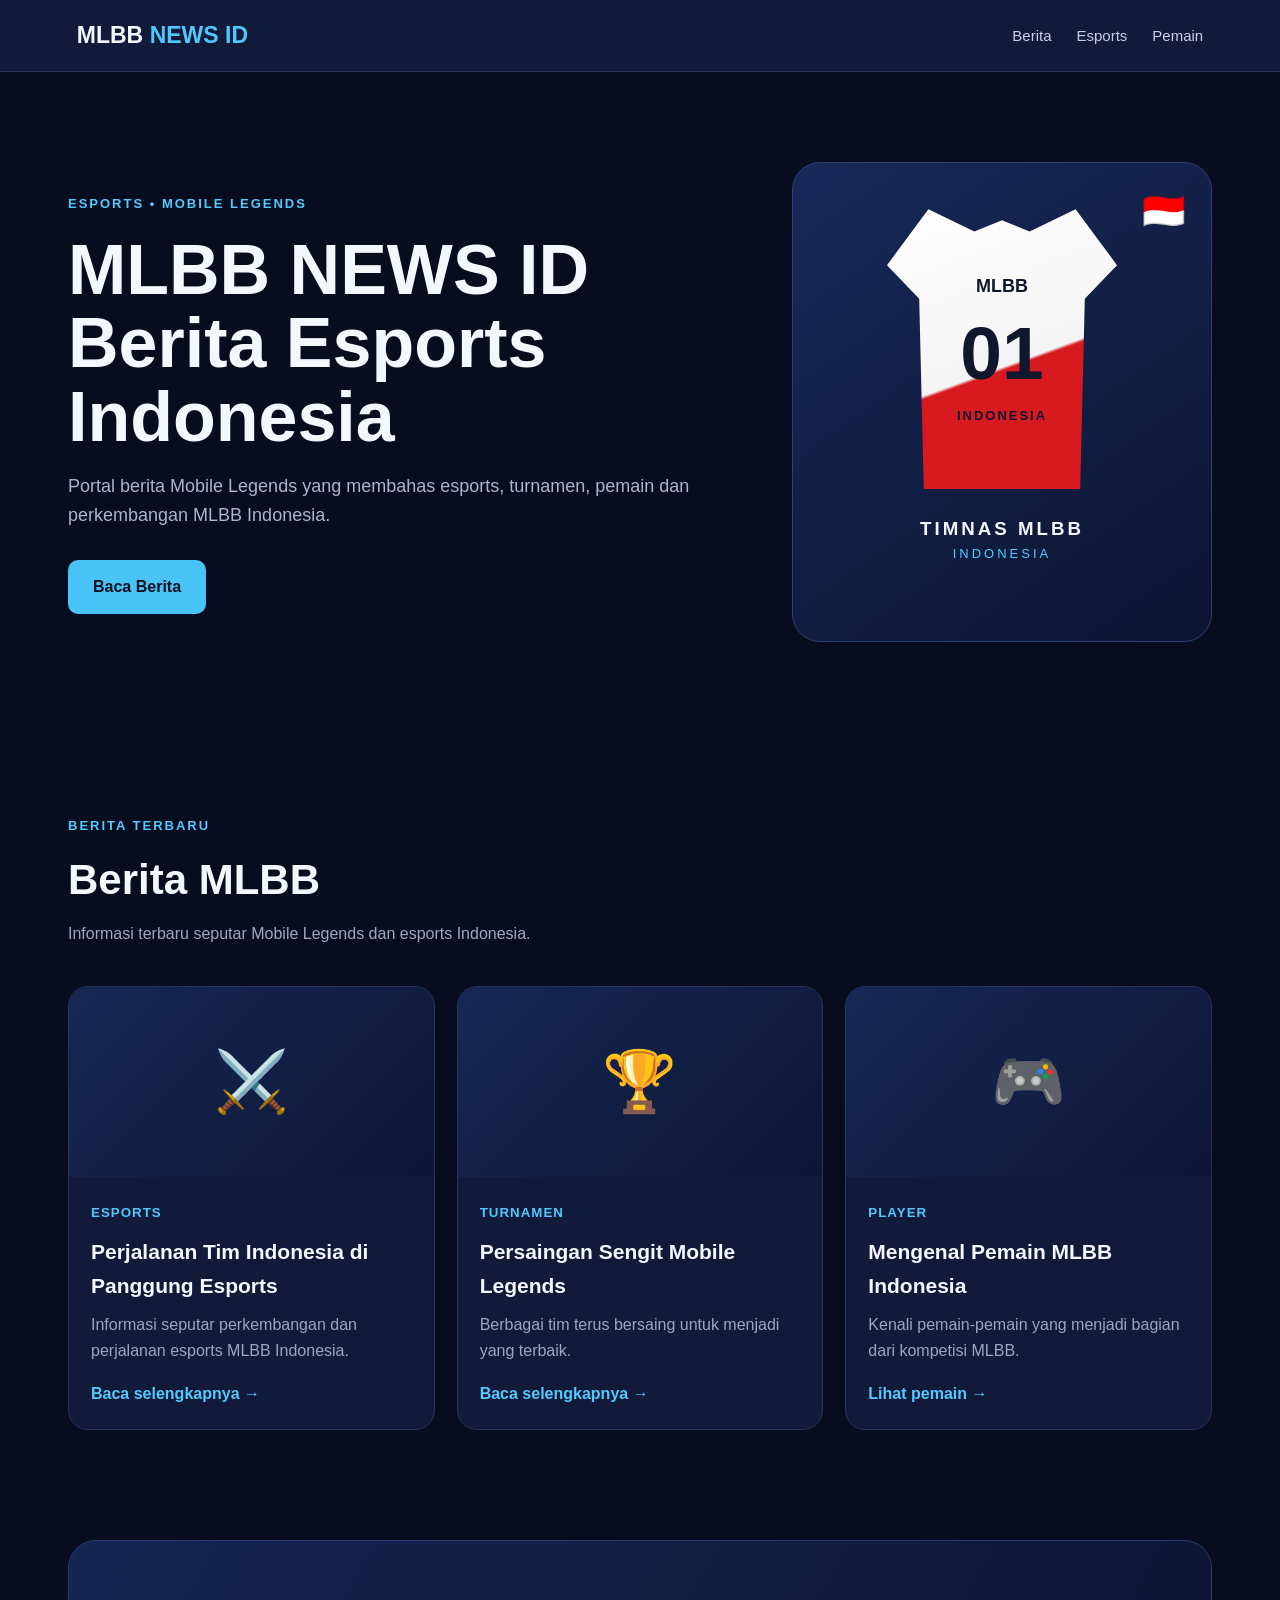
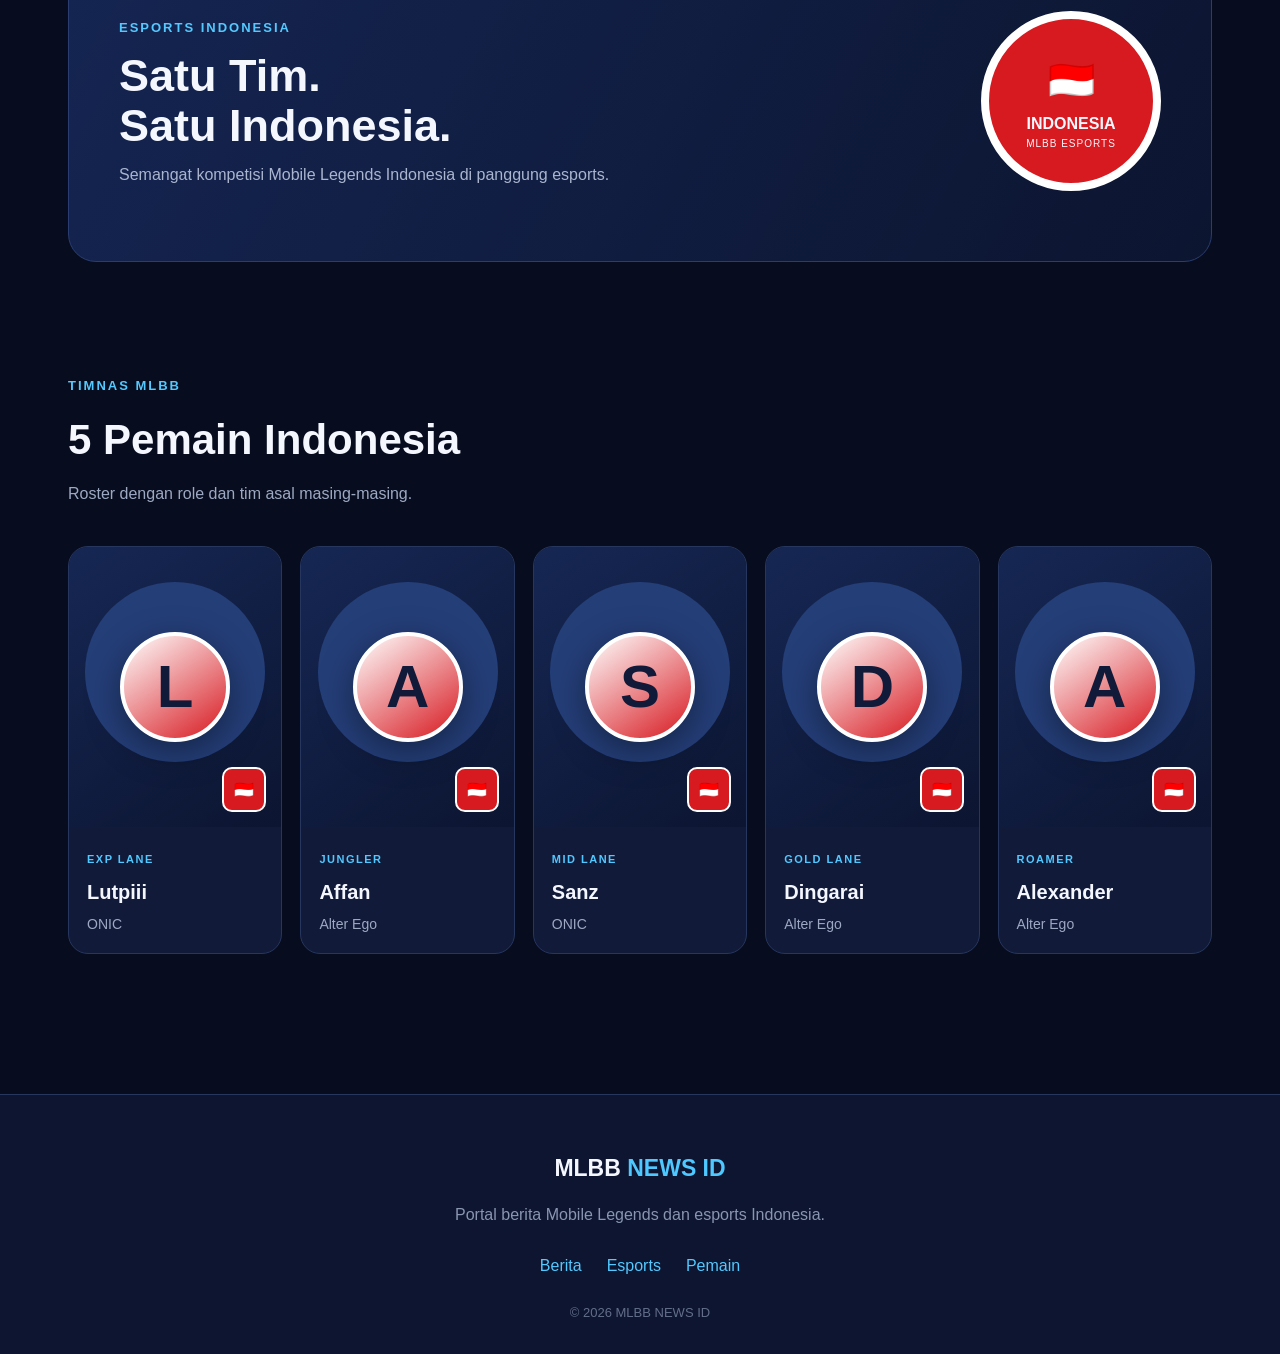
<file: index.html>
<!DOCTYPE html>
<html lang="id">
<head>
    <meta charset="UTF-8">
    <meta name="viewport" content="width=device-width, initial-scale=1.0">

    <title>MLBB NEWS ID</title>

    <meta name="description"
        content="MLBB NEWS ID - Berita Mobile Legends dan Esports Indonesia">

    <link rel="stylesheet" href="style.css">
</head>

<body>

<header class="navbar">

    <div class="logo">
        MLBB <span>NEWS ID</span>
    </div>

    <nav>
        <a href="#berita">Berita</a>
        <a href="#esports">Esports</a>
        <a href="#pemain">Pemain</a>
    </nav>

</header>


<!-- HERO -->

<section class="hero">

    <div class="hero-text">

        <span class="label">
            ESPORTS • MOBILE LEGENDS
        </span>

        <h1>
            MLBB NEWS ID
            <br>
            Berita Esports Indonesia
        </h1>

        <p>
            Portal berita Mobile Legends yang membahas
            esports, turnamen, pemain dan perkembangan
            MLBB Indonesia.
        </p>

        <a href="#berita" class="button">
            Baca Berita
        </a>

    </div>


    <div class="hero-card">

        <div class="flag">
            🇮🇩
        </div>

        <div class="jersey-big">
            <div class="jersey-logo">
                MLBB
            </div>

            <div class="jersey-number">
                01
            </div>

            <div class="jersey-text">
                INDONESIA
            </div>
        </div>

        <h3>
            TIMNAS MLBB
        </h3>

        <p>
            INDONESIA
        </p>

    </div>

</section>



<!-- BERITA -->

<section class="section" id="berita">

    <div class="heading">

        <span>
            BERITA TERBARU
        </span>

        <h2>
            Berita MLBB
        </h2>

        <p>
            Informasi terbaru seputar Mobile Legends
            dan esports Indonesia.
        </p>

    </div>


    <div class="news-grid">

        <article class="news-card">

            <div class="news-picture">
                ⚔️
            </div>

            <div class="news-content">

                <small>
                    ESPORTS
                </small>

                <h3>
                    Perjalanan Tim Indonesia di Panggung Esports
                </h3>

                <p>
                    Informasi seputar perkembangan dan
                    perjalanan esports MLBB Indonesia.
                </p>

                <a href="artikel.html">
                    Baca selengkapnya →
                </a>

            </div>

        </article>


        <article class="news-card">

            <div class="news-picture">
                🏆
            </div>

            <div class="news-content">

                <small>
                    TURNAMEN
                </small>

                <h3>
                    Persaingan Sengit Mobile Legends
                </h3>

                <p>
                    Berbagai tim terus bersaing untuk
                    menjadi yang terbaik.
                </p>

                <a href="artikel.html">
                    Baca selengkapnya →
                </a>

            </div>

        </article>


        <article class="news-card">

            <div class="news-picture">
                🎮
            </div>

            <div class="news-content">

                <small>
                    PLAYER
                </small>

                <h3>
                    Mengenal Pemain MLBB Indonesia
                </h3>

                <p>
                    Kenali pemain-pemain yang menjadi
                    bagian dari kompetisi MLBB.
                </p>

                <a href="#pemain">
                    Lihat pemain →
                </a>

            </div>

        </article>

    </div>

</section>



<!-- ESPORTS -->

<section class="esports" id="esports">

    <div>

        <span>
            ESPORTS INDONESIA
        </span>

        <h2>
            Satu Tim.
            <br>
            Satu Indonesia.
        </h2>

        <p>
            Semangat kompetisi Mobile Legends Indonesia
            di panggung esports.
        </p>

    </div>

    <div class="esports-badge">
        🇮🇩
        <strong>
            INDONESIA
        </strong>
        <small>
            MLBB ESPORTS
        </small>
    </div>

</section>



<!-- PEMAIN -->

<section class="section" id="pemain">

    <div class="heading">

        <span>
            TIMNAS MLBB
        </span>

        <h2>
            5 Pemain Indonesia
        </h2>

        <p>
            Roster dengan role dan tim asal masing-masing.
        </p>

    </div>


    <div class="players">


        <!-- LUTPIII -->

        <div class="player">

            <div class="player-photo">
                <div class="avatar">
                    L
                </div>

                <div class="jersey-mini">
                    🇮🇩
                </div>
            </div>

            <div class="player-info">

                <span>
                    EXP LANE
                </span>

                <h3>
                    Lutpiii
                </h3>

                <p>
                    ONIC
                </p>

            </div>

        </div>



        <!-- AFFAN -->

        <div class="player">

            <div class="player-photo">
                <div class="avatar">
                    A
                </div>

                <div class="jersey-mini">
                    🇮🇩
                </div>
            </div>

            <div class="player-info">

                <span>
                    JUNGLER
                </span>

                <h3>
                    Affan
                </h3>

                <p>
                    Alter Ego
                </p>

            </div>

        </div>



        <!-- SANZ -->

        <div class="player">

            <div class="player-photo">
                <div class="avatar">
                    S
                </div>

                <div class="jersey-mini">
                    🇮🇩
                </div>
            </div>

            <div class="player-info">

                <span>
                    MID LANE
                </span>

                <h3>
                    Sanz
                </h3>

                <p>
                    ONIC
                </p>

            </div>

        </div>



        <!-- DINGARAI -->

        <div class="player">

            <div class="player-photo">
                <div class="avatar">
                    D
                </div>

                <div class="jersey-mini">
                    🇮🇩
                </div>
            </div>

            <div class="player-info">

                <span>
                    GOLD LANE
                </span>

                <h3>
                    Dingarai
                </h3>

                <p>
                    Alter Ego
                </p>

            </div>

        </div>



        <!-- ALEXANDER -->

        <div class="player">

            <div class="player-photo">
                <div class="avatar">
                    A
                </div>

                <div class="jersey-mini">
                    🇮🇩
                </div>
            </div>

            <div class="player-info">

                <span>
                    ROAMER
                </span>

                <h3>
                    Alexander
                </h3>

                <p>
                    Alter Ego
                </p>

            </div>

        </div>

    </div>

</section>



<!-- FOOTER -->

<footer>

    <div class="logo">
        MLBB <span>NEWS ID</span>
    </div>

    <p>
        Portal berita Mobile Legends dan esports Indonesia.
    </p>

    <div class="footer-links">

        <a href="#berita">Berita</a>
        <a href="#esports">Esports</a>
        <a href="#pemain">Pemain</a>

    </div>

    <div class="copyright">
        © 2026 MLBB NEWS ID
    </div>

</footer>


</body>
</html>
</file>
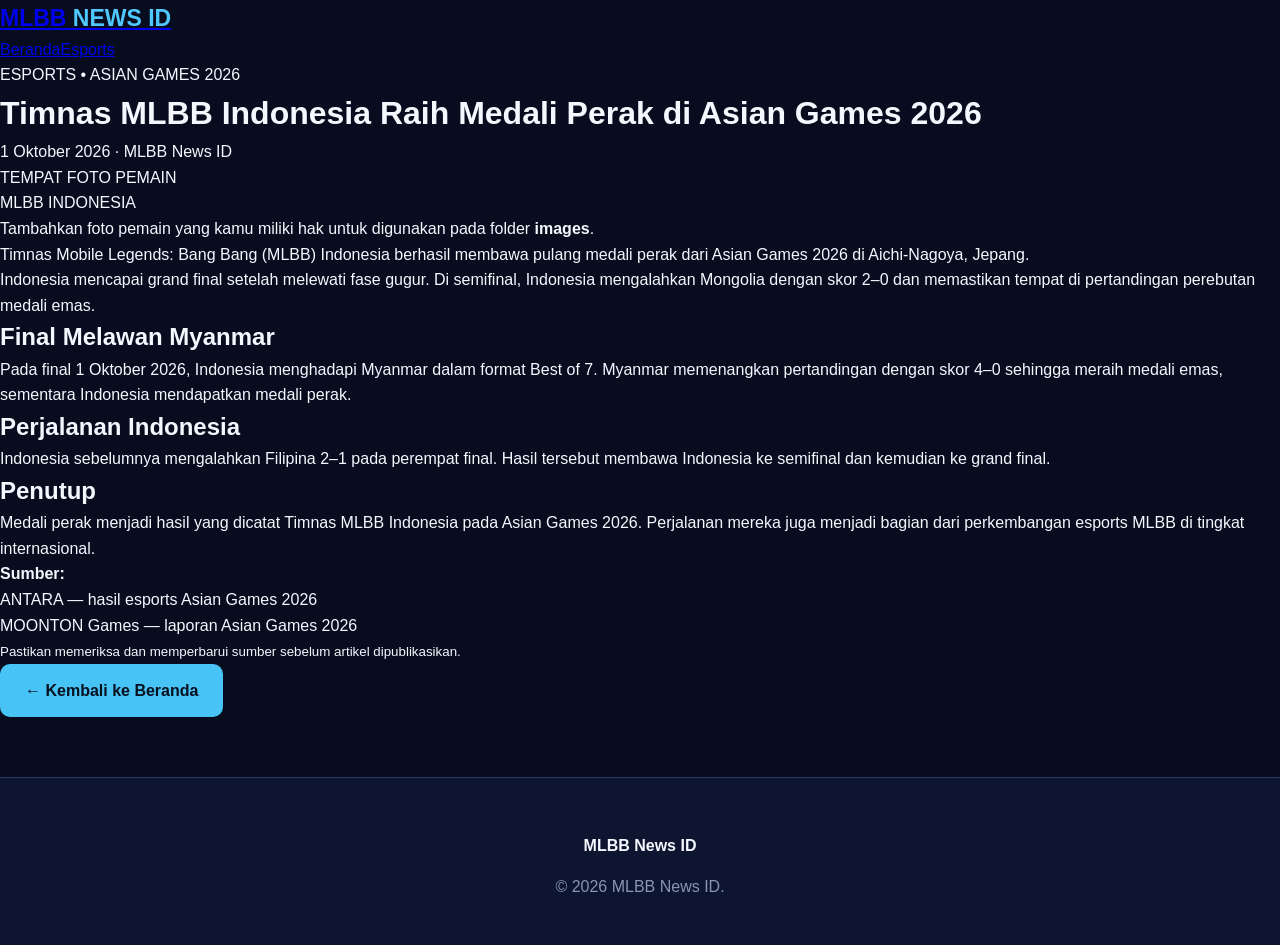
<file: artikel.html>
<!DOCTYPE html>
<html lang="id">
<head>
  <meta charset="UTF-8">
  <meta name="viewport" content="width=device-width, initial-scale=1.0">
  <title>Timnas MLBB Indonesia Raih Medali Perak — MLBB News ID</title>
  <meta name="description" content="Timnas MLBB Indonesia meraih medali perak di Asian Games 2026.">
  <link rel="stylesheet" href="style.css">
</head>
<body>
<header class="topbar">
  <div class="container nav">
    <a class="logo" href="index.html">MLBB <span>NEWS ID</span></a>
    <nav><a href="index.html">Beranda</a><a href="index.html#esports">Esports</a></nav>
  </div>
</header>

<main class="container article-wrap">
  <p class="category">ESPORTS • ASIAN GAMES 2026</p>
  <h1>Timnas MLBB Indonesia Raih Medali Perak di Asian Games 2026</h1>
  <p class="meta">1 Oktober 2026 · MLBB News ID</p>

  <div class="article-photo">
    <div class="placeholder">TEMPAT FOTO PEMAIN<br>MLBB INDONESIA</div>
  </div>
  <p class="caption">Tambahkan foto pemain yang kamu miliki hak untuk digunakan pada folder <b>images</b>.</p>

  <p>Timnas Mobile Legends: Bang Bang (MLBB) Indonesia berhasil membawa pulang medali perak dari Asian Games 2026 di Aichi-Nagoya, Jepang.</p>

  <p>Indonesia mencapai grand final setelah melewati fase gugur. Di semifinal, Indonesia mengalahkan Mongolia dengan skor 2–0 dan memastikan tempat di pertandingan perebutan medali emas.</p>

  <h2>Final Melawan Myanmar</h2>
  <p>Pada final 1 Oktober 2026, Indonesia menghadapi Myanmar dalam format Best of 7. Myanmar memenangkan pertandingan dengan skor 4–0 sehingga meraih medali emas, sementara Indonesia mendapatkan medali perak.</p>

  <h2>Perjalanan Indonesia</h2>
  <p>Indonesia sebelumnya mengalahkan Filipina 2–1 pada perempat final. Hasil tersebut membawa Indonesia ke semifinal dan kemudian ke grand final.</p>

  <h2>Penutup</h2>
  <p>Medali perak menjadi hasil yang dicatat Timnas MLBB Indonesia pada Asian Games 2026. Perjalanan mereka juga menjadi bagian dari perkembangan esports MLBB di tingkat internasional.</p>

  <div class="source">
    <strong>Sumber:</strong>
    <ul>
      <li>ANTARA — hasil esports Asian Games 2026</li>
      <li>MOONTON Games — laporan Asian Games 2026</li>
    </ul>
    <small>Pastikan memeriksa dan memperbarui sumber sebelum artikel dipublikasikan.</small>
  </div>

  <a class="button" href="index.html">← Kembali ke Beranda</a>
</main>

<footer>
  <div class="container"><strong>MLBB News ID</strong><p>© 2026 MLBB News ID.</p></div>
</footer>
</body>
</html>
</file>
<file: style.css>
* {
    margin: 0;
    padding: 0;
    box-sizing: border-box;
}

html {
    scroll-behavior: smooth;
}

body {
    font-family: Arial, Helvetica, sans-serif;
    background: #070d1e;
    color: #f5f7ff;
    line-height: 1.6;
}


/* =========================
   NAVBAR
========================= */

.navbar {
    height: 72px;
    padding: 0 6%;
    display: flex;
    align-items: center;
    justify-content: space-between;

    background: #111a38;
    border-bottom: 1px solid #27365e;

    position: sticky;
    top: 0;
    z-index: 100;
}

.logo {
    font-size: 23px;
    font-weight: 900;
}

.logo span {
    color: #4fc7ff;
}

.navbar nav {
    display: flex;
    gap: 25px;
}

.navbar nav a {
    color: #c7d0e6;
    text-decoration: none;
    font-size: 15px;
}

.navbar nav a:hover {
    color: #4fc7ff;
}


/* =========================
   HERO
========================= */

.hero {
    max-width: 1200px;
    margin: auto;

    padding: 90px 28px;

    display: grid;
    grid-template-columns: 1fr 420px;

    gap: 60px;
    align-items: center;
}

.label,
.heading span,
.esports span {
    color: #54c9ff;
    font-size: 13px;
    font-weight: 800;
    letter-spacing: 2px;
}

.hero h1 {
    font-size: clamp(42px, 6vw, 70px);
    line-height: 1.05;

    margin: 18px 0;
}

.hero p {
    color: #aab6d0;
    font-size: 18px;

    max-width: 650px;
    margin-bottom: 30px;
}

.button {
    display: inline-block;

    background: #48c3f5;
    color: #07101f;

    padding: 14px 25px;

    border-radius: 10px;

    text-decoration: none;
    font-weight: 800;
}


/* =========================
   HERO JERSEY
========================= */

.hero-card {
    height: 480px;

    border-radius: 28px;

    background:
        linear-gradient(
            145deg,
            #17295a,
            #0c1531
        );

    border: 1px solid #2c4273;

    display: flex;
    flex-direction: column;

    align-items: center;
    justify-content: center;

    position: relative;

    overflow: hidden;
}

.flag {
    position: absolute;
    top: 20px;
    right: 25px;

    font-size: 35px;
}

.jersey-big {
    width: 230px;
    height: 280px;

    background:
        linear-gradient(
            160deg,
            #ffffff 0%,
            #f4f4f4 55%,
            #d71920 56%,
            #d71920 100%
        );

    clip-path: polygon(
        18% 0,
        38% 8%,
        50% 4%,
        62% 8%,
        82% 0,
        100% 20%,
        86% 32%,
        84% 100%,
        16% 100%,
        14% 32%,
        0 20%
    );

    display: flex;
    flex-direction: column;

    align-items: center;
    justify-content: center;

    color: #10172d;

    position: relative;
}

.jersey-logo {
    font-weight: 900;
    font-size: 18px;
}

.jersey-number {
    font-size: 75px;
    font-weight: 900;
    line-height: 1;
    margin: 15px;
}

.jersey-text {
    font-size: 13px;
    font-weight: 900;
    letter-spacing: 2px;
}

.hero-card h3 {
    margin-top: 25px;
    letter-spacing: 3px;
}

.hero-card p {
    color: #54c9ff;
    font-size: 13px;
    letter-spacing: 3px;
}


/* =========================
   SECTION
========================= */

.section {
    max-width: 1200px;
    margin: auto;
    padding: 80px 28px;
}

.heading {
    margin-bottom: 40px;
}

.heading h2 {
    font-size: 42px;
    margin: 8px 0;
}

.heading p {
    color: #9da9c3;
    max-width: 650px;
}


/* =========================
   NEWS
========================= */

.news-grid {
    display: grid;

    grid-template-columns:
        repeat(3, 1fr);

    gap: 22px;
}

.news-card {
    background: #111a39;

    border: 1px solid #26365e;

    border-radius: 20px;

    overflow: hidden;

    transition: .3s;
}

.news-card:hover {
    transform: translateY(-6px);
    border-color: #4fc7ff;
}

.news-picture {
    height: 190px;

    display: flex;
    align-items: center;
    justify-content: center;

    font-size: 60px;

    background:
        linear-gradient(
            135deg,
            #172856,
            #0d1634
        );
}

.news-content {
    padding: 22px;
}

.news-content small {
    color: #51c8ff;
    font-weight: 800;
    letter-spacing: 1px;
}

.news-content h3 {
    font-size: 21px;
    margin: 10px 0;
}

.news-content p {
    color: #9ba7c1;
    margin-bottom: 18px;
}

.news-content a {
    color: #54c9ff;
    text-decoration: none;
    font-weight: 700;
}


/* =========================
   ESPORTS
========================= */

.esports {
    max-width: 1144px;
    margin: 30px auto;

    padding: 70px 50px;

    border-radius: 28px;

    background:
        linear-gradient(
            120deg,
            #152552,
            #0c1530
        );

    border: 1px solid #293d70;

    display: flex;

    align-items: center;
    justify-content: space-between;

    gap: 40px;
}

.esports h2 {
    font-size: 45px;
    line-height: 1.1;

    margin: 12px 0;
}

.esports p {
    color: #aab5cf;
    max-width: 600px;
}

.esports-badge {
    min-width: 180px;
    height: 180px;

    border-radius: 50%;

    background: #d71920;

    border: 8px solid #ffffff;

    display: flex;

    flex-direction: column;

    justify-content: center;
    align-items: center;

    font-size: 38px;
}

.esports-badge strong {
    font-size: 16px;
}

.esports-badge small {
    font-size: 10px;
    letter-spacing: 1px;
}


/* =========================
   PLAYERS
========================= */

.players {
    display: grid;

    grid-template-columns:
        repeat(5, 1fr);

    gap: 18px;
}

.player {
    background: #111a39;

    border: 1px solid #26365e;

    border-radius: 20px;

    overflow: hidden;

    transition: .3s;
}

.player:hover {
    transform: translateY(-7px);
    border-color: #4fc7ff;
}


/* PLAYER PHOTO */

.player-photo {
    height: 280px;

    background:
        linear-gradient(
            145deg,
            #162754,
            #0c1531
        );

    position: relative;

    display: flex;

    align-items: center;
    justify-content: center;

    overflow: hidden;
}

.player-photo::before {
    content: "";

    position: absolute;

    width: 180px;
    height: 180px;

    border-radius: 50%;

    background: #243e78;

    top: 35px;
}


/* AVATAR */

.avatar {
    width: 110px;
    height: 110px;

    border-radius: 50%;

    background:
        linear-gradient(
            145deg,
            #ffffff,
            #d71920
        );

    border: 4px solid #ffffff;

    color: #111a39;

    font-size: 60px;
    font-weight: 900;

    display: flex;

    align-items: center;
    justify-content: center;

    z-index: 2;

    box-shadow:
        0 10px 35px
        rgba(0,0,0,.4);
}


/* MINI JERSEY */

.jersey-mini {
    position: absolute;

    bottom: 15px;
    right: 15px;

    background: #d71920;

    border: 2px solid #ffffff;

    border-radius: 10px;

    padding: 8px 10px;

    z-index: 5;
}


/* PLAYER INFO */

.player-info {
    padding: 18px;
}

.player-info span {
    color: #51c8ff;

    font-size: 11px;

    font-weight: 800;

    letter-spacing: 1.5px;
}

.player-info h3 {
    font-size: 20px;

    margin: 5px 0;
}

.player-info p {
    color: #9da9c3;

    font-size: 14px;
}


/* =========================
   FOOTER
========================= */

footer {
    margin-top: 60px;

    padding: 55px 20px 30px;

    text-align: center;

    background: #0d1530;

    border-top: 1px solid #26365e;
}

footer p {
    color: #8995b1;

    max-width: 500px;

    margin: 15px auto;
}

.footer-links {
    display: flex;

    justify-content: center;

    gap: 25px;

    margin: 25px 0;
}

.footer-links a {
    color: #52c9ff;

    text-decoration: none;
}

.copyright {
    color: #626e8a;

    font-size: 13px;
}


/* =========================
   TABLET
========================= */

@media (max-width: 950px) {

    .hero {
        grid-template-columns: 1fr;
    }

    .hero-card {
        max-width: 500px;
        width: 100%;
        margin: auto;
    }

    .players {
        grid-template-columns:
            repeat(2, 1fr);
    }

}


/* =========================
   MOBILE
========================= */

@media (max-width: 600px) {

    .navbar {
        padding: 0 18px;
    }

    .logo {
        font-size: 18px;
    }

    .navbar nav {
        gap: 12px;
    }

    .navbar nav a {
        font-size: 12px;
    }

    .hero {
        padding: 55px 20px;
    }

    .hero h1 {
        font-size: 39px;
    }

    .hero p {
        font-size: 16px;
    }

    .hero-card {
        height: 420px;
    }

    .section {
        padding: 60px 20px;
    }

    .heading h2 {
        font-size: 34px;
    }

    .news-grid {
        grid-template-columns: 1fr;
    }

    .esports {
        margin: 20px;
        padding: 50px 25px;

        flex-direction: column;
        text-align: center;
    }

    .esports h2 {
        font-size: 36px;
    }

    .players {
        grid-template-columns: 1fr;
    }

    .player-photo {
        height: 330px;
    }

}
</file>
